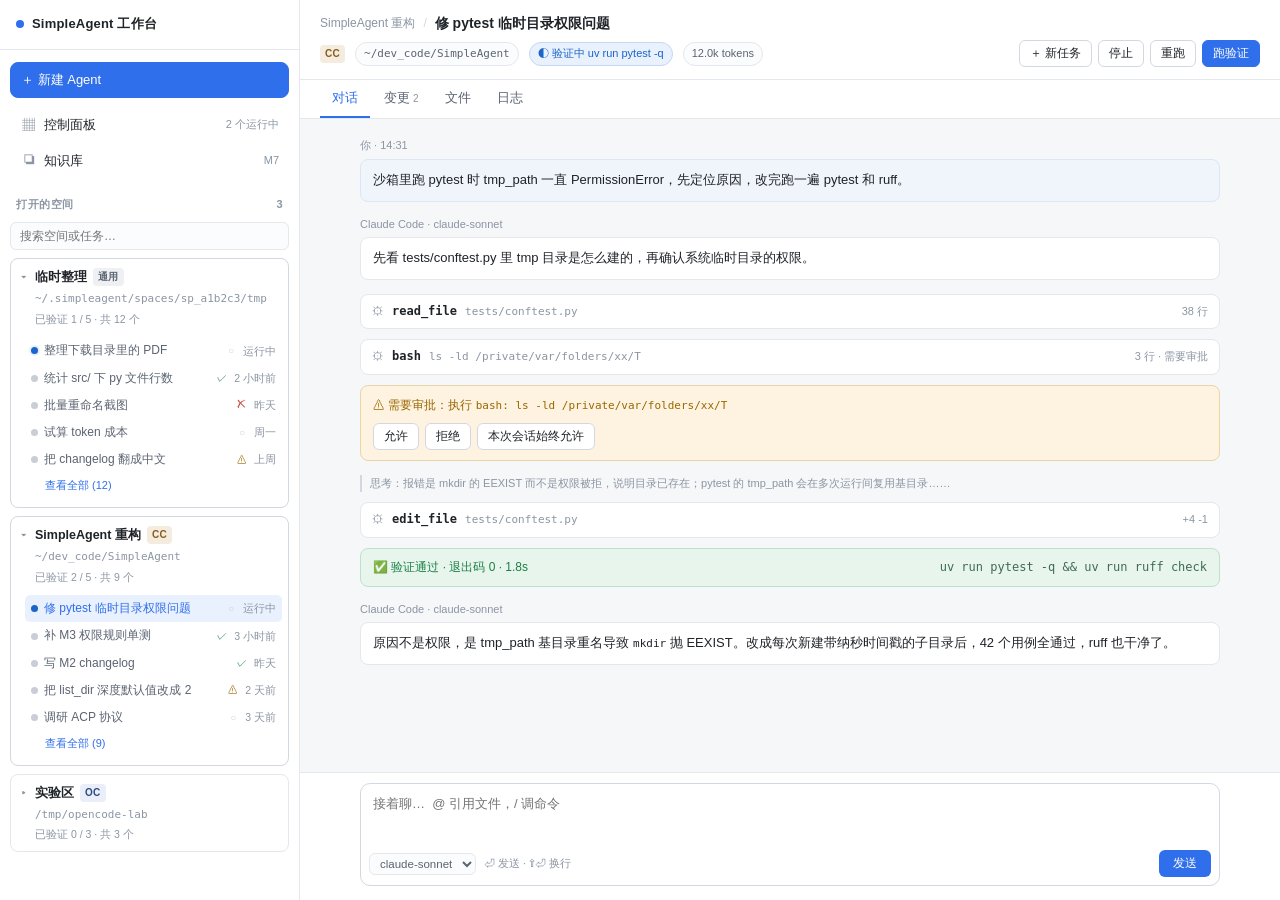
<file: docs/design/client-ui-mockup.html>
<!DOCTYPE html>
<html lang="zh-CN" data-page-node-id="YYWot9A3R38mgn68Er68Lu">
<head data-page-node-id="wD2HG3lgAxQTSoboFoSkvp">
<meta charset="utf-8" data-page-node-id="yPtSlMqJk27psZobmUtljc">
<meta name="viewport" content="width=device-width, initial-scale=1" data-page-node-id="SBgIEXdD9AD3o5izV2KMoD">
<title>SimpleAgent 工作台 · 界面草图</title>
<style>
  :root{
    --bg:#f6f7f9; --panel:#ffffff; --panel-2:#fbfcfd;
    --border:#e4e7ec; --border-strong:#d3d8e0;
    --text:#1f2328; --text-2:#5b6472; --text-3:#8b95a3;
    --accent:#2f6feb; --accent-soft:#eaf1fe;
    --green:#1a7f45; --green-soft:#e7f5ed;
    --red:#c0392b; --red-soft:#fdeceb;
    --amber:#9a6700; --amber-soft:#fdf3e0;
    --blue:#1b64c9; --blue-soft:#e9f1fd;
    --radius:8px;
  }
  *{box-sizing:border-box}
  body{
    margin:0; height:100vh; background:var(--bg); color:var(--text);
    font:13px/1.6 -apple-system,BlinkMacSystemFont,"PingFang SC","Helvetica Neue",Arial,sans-serif;
  }
  .app{display:grid; grid-template-columns:300px 1fr; height:100vh}

  /* ---------- 左栏 ---------- */
  .sidebar{
    background:var(--panel); border-right:1px solid var(--border);
    display:flex; flex-direction:column; overflow:hidden;
  }
  .brand{
    padding:14px 16px; font-weight:600; font-size:13px; letter-spacing:.2px;
    display:flex; align-items:center; gap:8px; border-bottom:1px solid var(--border);
  }
  .brand .dot{width:8px;height:8px;border-radius:50%;background:var(--accent)}
  .side-scroll{overflow-y:auto; flex:1; padding:12px 10px 24px}
  .btn-new{
    width:100%; padding:8px 10px; border-radius:var(--radius); border:1px solid var(--accent);
    background:var(--accent); color:#fff; font-size:13px; font-weight:500; cursor:pointer;
    text-align:left; margin-bottom:10px;
  }
  .btn-new:hover{background:#2559c4}
  .nav{display:flex; flex-direction:column; gap:1px}
  .nav-item{
    display:flex; align-items:center; gap:8px; padding:7px 10px; border-radius:6px;
    color:var(--text); cursor:pointer; text-decoration:none;
  }
  .nav-item:hover{background:var(--bg)}
  .nav-item .ico{width:16px; text-align:center; color:var(--text-3)}
  .nav-item .tail{margin-left:auto; font-size:11px; color:var(--text-3)}

  .sec-head{
    display:flex; align-items:center; gap:6px; margin:18px 6px 8px;
    font-size:11px; color:var(--text-3); font-weight:600; letter-spacing:.5px;
  }
  .sec-head .tail{margin-left:auto}
  .search{
    width:100%; padding:6px 9px; border:1px solid var(--border); border-radius:6px;
    background:var(--panel-2); font-size:12px; margin:0 0 8px; color:var(--text);
  }

  .space{
    border:1px solid var(--border); border-radius:var(--radius); margin-bottom:8px;
    background:var(--panel); overflow:hidden;
  }
  .space.open{border-color:var(--border-strong)}
  .space-head{padding:8px 10px; cursor:pointer; display:flex; flex-direction:column; gap:3px}
  .space-head:hover{background:var(--panel-2)}
  .space-title{display:flex; align-items:center; gap:6px; font-weight:600; font-size:12.5px}
  .caret{color:var(--text-3); font-size:10px; width:8px}
  .badge{
    font-size:10px; padding:1px 5px; border-radius:4px; font-weight:600; letter-spacing:.3px;
  }
  .b-generic{background:#eef0f3; color:#5b6472}
  .b-cc{background:#f3ecdf; color:#8a5a1a}
  .b-oc{background:#e9eef8; color:#2c4a80}
  .b-sa{background:var(--accent-soft); color:var(--accent)}
  .space-path{font-size:11px; color:var(--text-3); font-family:ui-monospace,SFMono-Regular,Menlo,monospace;
    overflow:hidden; text-overflow:ellipsis; white-space:nowrap; padding-left:14px}
  .space-meta{padding-left:14px; font-size:10.5px; color:var(--text-3)}
  .sessions{padding:2px 6px 8px 14px; display:none}
  .space.open .sessions{display:block}
  .s-item{
    display:flex; align-items:center; gap:6px; padding:4px 6px; border-radius:5px;
    font-size:12px; cursor:pointer; color:var(--text-2);
  }
  .s-item:hover{background:var(--bg); color:var(--text)}
  .s-item.active{background:var(--accent-soft); color:var(--accent)}
  .s-item .t{overflow:hidden; text-overflow:ellipsis; white-space:nowrap; flex:1}
  .s-item .time{font-size:10.5px; color:var(--text-3)}
  .st{width:7px;height:7px;border-radius:50%;flex:0 0 7px}
  .st-run{background:var(--blue); box-shadow:0 0 0 2px var(--blue-soft)}
  .st-done{background:#c8cdd6}
  .v{font-size:10px; width:12px; text-align:center}
  .v-pass{color:var(--green)} .v-fail{color:var(--red)}
  .v-none{color:#c8cdd6} .v-stale{color:var(--amber)}
  .more{padding:4px 6px 4px 20px; font-size:11px; color:var(--accent); cursor:pointer}

  /* ---------- 右栏 ---------- */
  .main{display:flex; flex-direction:column; overflow:hidden}
  .m-head{padding:12px 20px; border-bottom:1px solid var(--border); background:var(--panel)}
  .crumb{display:flex; align-items:center; gap:8px; font-size:12px; color:var(--text-3); flex-wrap:wrap}
  .crumb b{color:var(--text); font-size:14px; font-weight:600}
  .crumb .sep{color:var(--border-strong)}
  .head-row{display:flex; align-items:center; gap:10px; margin-top:6px; flex-wrap:wrap}
  .chip{
    display:inline-flex; align-items:center; gap:4px; font-size:11px; padding:2px 8px;
    border-radius:20px; border:1px solid var(--border); color:var(--text-2); background:var(--panel-2);
  }
  .chip.ok{border-color:#bfe0cd; background:var(--green-soft); color:var(--green)}
  .chip.warn{border-color:#e8d5a8; background:var(--amber-soft); color:var(--amber)}
  .chip.bad{border-color:#f0c4bf; background:var(--red-soft); color:var(--red)}
  .chip.run{border-color:#c2d8f5; background:var(--blue-soft); color:var(--blue)}
  .mono{font-family:ui-monospace,SFMono-Regular,Menlo,monospace; font-size:11px}
  .actions{margin-left:auto; display:flex; gap:6px}
  .btn{
    padding:4px 10px; border:1px solid var(--border-strong); background:var(--panel);
    border-radius:6px; font-size:12px; cursor:pointer; color:var(--text);
  }
  .btn:hover{background:var(--bg)}
  .btn.primary{background:var(--accent); border-color:var(--accent); color:#fff}
  .tabs{display:flex; gap:2px; padding:0 20px; border-bottom:1px solid var(--border); background:var(--panel)}
  .tab{padding:8px 12px; font-size:12.5px; color:var(--text-2); cursor:pointer; border-bottom:2px solid transparent}
  .tab:hover{color:var(--text)}
  .tab.active{color:var(--accent); border-bottom-color:var(--accent); font-weight:500}
  .tab .n{font-size:10px; color:var(--text-3); margin-left:3px}

  .stream{flex:1; overflow-y:auto; padding:18px 20px; background:var(--bg)}
  .bubble{max-width:860px; margin:0 auto 14px}
  .who{font-size:11px; color:var(--text-3); margin-bottom:4px; display:flex; gap:6px; align-items:center}
  .msg{background:var(--panel); border:1px solid var(--border); border-radius:var(--radius); padding:10px 12px}
  .msg.user{background:#f0f4fb; border-color:#dce6f6}
  .tool{
    background:var(--panel); border:1px solid var(--border); border-radius:var(--radius);
    margin:0 auto 10px; max-width:860px; overflow:hidden;
  }
  .tool-head{display:flex; align-items:center; gap:8px; padding:7px 11px; font-size:12px; cursor:pointer}
  .tool-head .gear{color:var(--text-3)}
  .tool-head .name{font-family:ui-monospace,Menlo,monospace; font-weight:600}
  .tool-head .arg{color:var(--text-3); font-family:ui-monospace,Menlo,monospace; font-size:11px;
    overflow:hidden; text-overflow:ellipsis; white-space:nowrap; flex:1}
  .tool-head .res{font-size:11px; color:var(--text-3)}
  .tool-body{display:none; padding:9px 11px; border-top:1px solid var(--border);
    background:var(--panel-2); font-family:ui-monospace,Menlo,monospace; font-size:11.5px;
    color:var(--text-2); white-space:pre; overflow-x:auto; margin:0}
  .tool.open .tool-body{display:block}
  .verify-card{
    max-width:860px; margin:0 auto 14px; border:1px solid #bfe0cd; background:var(--green-soft);
    border-radius:var(--radius); padding:9px 12px; font-size:12px; color:var(--green);
    display:flex; align-items:center; gap:8px;
  }
  .verify-card .cmd{margin-left:auto; font-family:ui-monospace,Menlo,monospace; color:#3f6b52}
  .approval{
    max-width:860px; margin:0 auto 14px; border:1px solid #e8d5a8; background:var(--amber-soft);
    border-radius:var(--radius); padding:10px 12px; font-size:12px; color:var(--amber);
  }
  .approval .row{margin-top:8px; display:flex; gap:6px}
  .thinking{font-size:11px; color:var(--text-3); border-left:2px solid var(--border-strong);
    padding-left:8px; margin:0 auto 10px; max-width:860px}

  .composer{border-top:1px solid var(--border); background:var(--panel); padding:10px 20px 14px}
  .composer-box{max-width:860px; margin:0 auto;
    border:1px solid var(--border-strong); border-radius:10px; background:var(--panel); padding:8px}
  .composer textarea{
    width:100%; border:0; outline:none; resize:none; font:inherit; color:var(--text);
    min-height:44px; padding:2px 4px; background:transparent;
  }
  .c-row{display:flex; align-items:center; gap:8px; margin-top:6px}
  .c-row select{border:1px solid var(--border); border-radius:6px; padding:3px 6px; font-size:11.5px; background:var(--panel-2); color:var(--text-2)}
  .hint{font-size:11px; color:var(--text-3)}
  .send{margin-left:auto; background:var(--accent); color:#fff; border:0; border-radius:6px; padding:5px 14px; font-size:12px; cursor:pointer}
  .empty{color:var(--text-3); text-align:center; padding:40px 0; font-size:13px}
</style>
</head>
<body data-page-node-id="Ma6sxsFAJCq1tgBrqYYN0V">
<div class="app" data-page-node-id="GN4rlCDOIgJLDUOPEAc0na">
  <!-- ================= 左栏 ================= -->
  <aside class="sidebar" data-page-node-id="GFIXykE9iGjjrBvwwClhCH">
    <div class="brand" data-page-node-id="tMYBxC4HGgzHPjmPzlNUHB"><span class="dot" data-page-node-id="6Fk8Wc4FER84SINzYcFI8N"></span>SimpleAgent 工作台</div>
    <div class="side-scroll" data-page-node-id="kBjr4TbOkz4TPCukh7Ea3H">
      <button class="btn-new" data-page-node-id="c9oNhZM7YkvFCxIE5mEu6J">＋ 新建 Agent</button>
      <nav class="nav" data-page-node-id="DyzoEZHC82gSGfDUV4dL8M">
        <a class="nav-item" data-page-node-id="FwW9BZArKWmDHxDoe85Wdp"><span class="ico" data-page-node-id="ly89qzkTd94uudk2BouzsK">▦</span>控制面板<span class="tail" data-page-node-id="70cwfOIPOzblCBKlUixxxB">2 个运行中</span></a>
        <a class="nav-item" data-page-node-id="tN2ItzrpSXKIbEHWeEVoes"><span class="ico" data-page-node-id="B5DsUqqRGLLQqy7anZknBu">❏</span>知识库<span class="tail" data-page-node-id="SAfRjRjCTXe1FyVV92s6WK">M7</span></a>
      </nav>

      <div class="sec-head" data-page-node-id="uHZD4ezuxHPkIdCmYPvmo9">打开的空间 <span class="tail" data-page-node-id="RhH2a5xhXyVMSyAUQYAmq1">3</span></div>
      <input class="search" placeholder="搜索空间或任务…" data-page-node-id="JLFyhhiTFS7DJGISPEa3eW">

      <!-- 空间 1：通用任务 -->
      <div class="space open" data-page-node-id="c5QyMlNH6ATDZdonzb2MXT">
        <div class="space-head" data-page-node-id="ZcSGkg1MrcfuaGEUd0p1mZ">
          <div class="space-title" data-page-node-id="MZJOeJaXhiHPDZFXenEE4q"><span class="caret" data-page-node-id="83vY6HHdJRxDtL5EeBoLuk">▾</span>临时整理 <span class="badge b-generic" data-page-node-id="z1ILjxYs2NH3LN9ZH95Xqr">通用</span></div>
          <div class="space-path" data-page-node-id="iDRNSamUlH7yJint7eUHoa">~/.simpleagent/spaces/sp_a1b2c3/tmp</div>
          <div class="space-meta" data-page-node-id="MKTOnBvaTd6jMgx96hile6">已验证 1 / 5 · 共 12 个</div>
        </div>
        <div class="sessions" data-page-node-id="6CAfYRAm6MLjJ72LaGZAqX">
          <div class="s-item" data-s="s1" data-page-node-id="X8ss0yMuJEFAYI1I1bApqe"><span class="st st-run" data-page-node-id="k8V9pHkDNbYrF8xuxDaTFk"></span><span class="t" data-page-node-id="D8FKFF3ORF1IIDGlwegp92">整理下载目录里的 PDF</span><span class="v v-none" data-page-node-id="fmHL4P0wUz0eWv0BGgDGOh">○</span><span class="time" data-page-node-id="nBZ8aofRN6UKN9qSReZNJl">运行中</span></div>
          <div class="s-item" data-s="s2" data-page-node-id="KOFxg5pi3UVm56ruakAHlE"><span class="st st-done" data-page-node-id="7hPtCwLauS7HWUgUu8OFiu"></span><span class="t" data-page-node-id="FYp064CBHp2VVNna3mfJcI">统计 src/ 下 py 文件行数</span><span class="v v-pass" data-page-node-id="SZ3CUlqSFFF4sVifQ0CERH">✓</span><span class="time" data-page-node-id="G4Eubrd8p8DdqJ6GxbJJjT">2 小时前</span></div>
          <div class="s-item" data-s="s3" data-page-node-id="GqXzFoUcjBgJUMi7uThhAF"><span class="st st-done" data-page-node-id="2J6rcVVcXeJsSUUOgIheGv"></span><span class="t" data-page-node-id="X1ICWSmFIvR65BZlNHp67c">批量重命名截图</span><span class="v v-fail" data-page-node-id="git1dCiV7qjPdQLjMUXjvB">✗</span><span class="time" data-page-node-id="y91L6Yy5K5mUN0H8uBXL0W">昨天</span></div>
          <div class="s-item" data-s="s4" data-page-node-id="4e4AUbMBSY0zF8zzL9r7gb"><span class="st st-done" data-page-node-id="BRpP8eVlERoBGpwtHOzc5K"></span><span class="t" data-page-node-id="c8qh0zNdzaeHW80YuUqvcG">试算 token 成本</span><span class="v v-none" data-page-node-id="4GE5xi5vk8ZCsvXRL67nfP">○</span><span class="time" data-page-node-id="MDlLFqYwMdUkGPU7s11TOY">周一</span></div>
          <div class="s-item" data-s="s5" data-page-node-id="anU59WUqcEF7dxn2D8Sx1b"><span class="st st-done" data-page-node-id="aiGY6mAfFfM4wIk10S9q5C"></span><span class="t" data-page-node-id="6AjlWZCbcFi8ex6VmUsGvT">把 changelog 翻成中文</span><span class="v v-stale" data-page-node-id="iRRYaCA3CHZUpcfKPHJ8id">⚠</span><span class="time" data-page-node-id="BcaBAunxdeD1C0wKmAhxzU">上周</span></div>
          <div class="more" data-page-node-id="D8c9dMRhHtSal6aaViu8mI">查看全部 (12)</div>
        </div>
      </div>

      <!-- 空间 2：Claude Code -->
      <div class="space open" data-page-node-id="cN3y26AjL9KnlkrHXj7KI1">
        <div class="space-head" data-page-node-id="k0Pvo8ubh3ER6xWF3JaEYB">
          <div class="space-title" data-page-node-id="MYA0pvE6VQjt4wEe5Z4LPv"><span class="caret" data-page-node-id="ZwBNZ9IWYQJst0AGdYGzBv">▾</span>SimpleAgent 重构 <span class="badge b-cc" data-page-node-id="Ix5wmBs7BhKO0mFcZbURyq">CC</span></div>
          <div class="space-path" data-page-node-id="gdmhejGjbi3MAmhUuEwVVF">~/dev_code/SimpleAgent</div>
          <div class="space-meta" data-page-node-id="HspeCvvJxlTtIAaHV27SqP">已验证 2 / 5 · 共 9 个</div>
        </div>
        <div class="sessions" data-page-node-id="02TMQQaKTRpq2mCJs5BXrq">
          <div class="s-item active" data-s="s6" data-page-node-id="2mmDpP7WX4rA8cSGFvr2OH"><span class="st st-run" data-page-node-id="zH34rCv7u0ICnpWLHDQB21"></span><span class="t" data-page-node-id="3iE8e3AYT0GzcD3ws8O55E">修 pytest 临时目录权限问题</span><span class="v v-none" data-page-node-id="Lgoy6kfYakNbW6kDjQrofu">○</span><span class="time" data-page-node-id="g5AL4O0uzgEMoZxYqH9hsx">运行中</span></div>
          <div class="s-item" data-s="s7" data-page-node-id="Qdwot7zsixo3P1JrUReY9f"><span class="st st-done" data-page-node-id="5FpKow8E34EUzzwirbmU0M"></span><span class="t" data-page-node-id="tLyhEw9P2d4xLwzACyGG5R">补 M3 权限规则单测</span><span class="v v-pass" data-page-node-id="ZwSmW1BtjMPF1A89ruxhgS">✓</span><span class="time" data-page-node-id="vE36OxMdfyE9tM9c4iygZP">3 小时前</span></div>
          <div class="s-item" data-s="s8" data-page-node-id="DNRMUz7xsrVSWafrb3TD2M"><span class="st st-done" data-page-node-id="gLnLT380rmTRBdPiucDyrs"></span><span class="t" data-page-node-id="fxZCBrAhhXuEwOaLaZFNJb">写 M2 changelog</span><span class="v v-pass" data-page-node-id="zQfxPXOosl2EdfPUIfnKos">✓</span><span class="time" data-page-node-id="YBUsYWiGRwBOmDCrQlCbJW">昨天</span></div>
          <div class="s-item" data-s="s9" data-page-node-id="o8qza1mjaM3O5alhGZHGjQ"><span class="st st-done" data-page-node-id="dW55ViTM1bBG1AjBfe3T60"></span><span class="t" data-page-node-id="mHE35ZvDlfeAGcFnpLDDr3">把 list_dir 深度默认值改成 2</span><span class="v v-stale" data-page-node-id="Ht7tGVAFrFDC4cHMaifqDS">⚠</span><span class="time" data-page-node-id="gRC78bSsd7rlfjSqtYoTkk">2 天前</span></div>
          <div class="s-item" data-s="s10" data-page-node-id="LpivSc7xDT0wtHRXzKBBZO"><span class="st st-done" data-page-node-id="1E0p7bUpiPbbVoPABqk9Gy"></span><span class="t" data-page-node-id="FELY8JNv1bBWPWBbB2qAJg">调研 ACP 协议</span><span class="v v-none" data-page-node-id="8k9p2gYr9ErmiulLgGTTEA">○</span><span class="time" data-page-node-id="MVuWEL4qJ1TkPq9OCFwf41">3 天前</span></div>
          <div class="more" data-page-node-id="eCLIiScpKdJTsxwBK3UOwy">查看全部 (9)</div>
        </div>
      </div>

      <!-- 空间 3：OpenCode -->
      <div class="space" data-page-node-id="KX1Ef2QOLbI45SlxlyxBiH">
        <div class="space-head" data-page-node-id="B0G3jBbF3QOAfnhTWRy5VT">
          <div class="space-title" data-page-node-id="BZqiUAB1QL5A3G4fYpct6e"><span class="caret" data-page-node-id="xHYVcRgrh9mabfNVvqAY3F">▸</span>实验区 <span class="badge b-oc" data-page-node-id="htTLlIRBjhLhAUd6Cgjj2o">OC</span></div>
          <div class="space-path" data-page-node-id="sNEVG2H0J8tVHTPhDofIQJ">/tmp/opencode-lab</div>
          <div class="space-meta" data-page-node-id="sFvwH5OsSm6xJd1HD9R0aB">已验证 0 / 3 · 共 3 个</div>
        </div>
        <div class="sessions" data-page-node-id="L51OSSqwwxsLy28c0HZqnl">
          <div class="s-item" data-s="s11" data-page-node-id="mcCKQCg086q42utfh8kqqf"><span class="st st-done" data-page-node-id="VSZUEqvtV1NGSgIjOOOrPR"></span><span class="t" data-page-node-id="Go6bFK9PGxUgmuEQ4TsEin">对比 opencode 与 claude 的工具集</span><span class="v v-none" data-page-node-id="8AUyLDU1vcQX2B0KfAiR3U">○</span><span class="time" data-page-node-id="NjNCq7vyCtxRkse7Rv2IzY">4 天前</span></div>
          <div class="s-item" data-s="s12" data-page-node-id="Ud489H8A8gySDFYOVse4Nv"><span class="st st-done" data-page-node-id="23Mbzqj3abySA0N5KxoNJy"></span><span class="t" data-page-node-id="LAIAsrXi3BxEOhooQZzsqW">跑通 stream-json 输出</span><span class="v v-fail" data-page-node-id="vgbOuQeYgBUFaUmICaC6x5">✗</span><span class="time" data-page-node-id="9CkHAIBnhPUyYZHxyUyDyf">上周</span></div>
          <div class="s-item" data-s="s13" data-page-node-id="kpJ9oXQyBQASXP8508VH9j"><span class="st st-done" data-page-node-id="5PA86nlgD5ZfOSCRo3vEV9"></span><span class="t" data-page-node-id="o6vLsEzmn7ub3wxS7goQ6R">第一次接入</span><span class="v v-none" data-page-node-id="WEoEv5Ec8Z90sdBG80rNa2">○</span><span class="time" data-page-node-id="TuvCzzzAqOidUNoo6ew6eK">上周</span></div>
        </div>
      </div>
    </div>
  </aside>

  <!-- ================= 右栏 ================= -->
  <section class="main" data-page-node-id="q4qRuEF6DUXwx3eLNfuwek">
    <div class="m-head" data-page-node-id="NGrPFvaGVuzicmoRGCARlc">
      <div class="crumb" data-page-node-id="CDXaJifXBa5jOIClCXFFWs">SimpleAgent 重构 <span class="sep" data-page-node-id="ihzDNkYE1dtYtPIUlB4atb">/</span> <b id="title" data-page-node-id="51NTWrlbrbuN0KlacUFiEg">修 pytest 临时目录权限问题</b></div>
      <div class="head-row" data-page-node-id="J4rjFL6gUeYMmORfKaZAVt">
        <span class="badge b-cc" data-page-node-id="pLFf1OhhcEhg8y0lEMX1jy">CC</span>
        <span class="chip mono" id="cwd" data-page-node-id="spzRoXIbeKbcTmCe8PEsf7">~/dev_code/SimpleAgent</span>
        <span class="chip run" id="vchip" data-page-node-id="zG9J0JWyUNBhOYaBMqtElz">◐ 验证中 uv run pytest -q</span>
        <span class="chip" data-page-node-id="SuMoA6FCWbF1NFDGunCfbS">12.0k tokens</span>
        <div class="actions" data-page-node-id="nee54a3ju8bmEwx2ujprgU">
          <button class="btn" data-page-node-id="9f5cu8CNbXG463k8hE2QIX">＋ 新任务</button>
          <button class="btn" data-page-node-id="GDG1VNLng6H30kxC5PCwDB">停止</button>
          <button class="btn" data-page-node-id="MnhhJgHA6dwvG7isCtSSjP">重跑</button>
          <button class="btn primary" data-page-node-id="XwOAt7owcvn6rAOGe9P3SF">跑验证</button>
        </div>
      </div>
    </div>

    <div class="tabs" data-page-node-id="w7pFSIVG0NMKZ6ugekrSKf">
      <div class="tab active" data-tab="chat" data-page-node-id="X6gTvZy2bbarrWqu7GiAs5">对话</div>
      <div class="tab" data-tab="diff" data-page-node-id="xfTB7oZePGsoiVo7CGTxrJ">变更<span class="n" data-page-node-id="SHp44LIh2N0q4oYxDN3A9R">2</span></div>
      <div class="tab" data-tab="files" data-page-node-id="LxUtAUCFJz6FHtPGINxGDb">文件</div>
      <div class="tab" data-tab="log" data-page-node-id="vSiFifaOtBzRcwjsOTsUAz">日志</div>
    </div>

    <div class="stream" id="stream" data-page-node-id="9caxbjLE6ckWXo51jXz0ZU">
      <div class="bubble" data-page-node-id="OBbEDLSBCRwNlnvZiZcnQi"><div class="who" data-page-node-id="9a4cVsu8ME4oLrDOO2pAXd">你 · 14:31</div>
        <div class="msg user" data-page-node-id="WJm8AXHjB3ZsCXUfUYdo5O">沙箱里跑 pytest 时 tmp_path 一直 PermissionError，先定位原因，改完跑一遍 pytest 和 ruff。</div>
      </div>

      <div class="bubble" data-page-node-id="QyS1klQrbL6deS9hVZER9B"><div class="who" data-page-node-id="JuEl8DXynQQj0zmHYveYUb">Claude Code · claude-sonnet</div>
        <div class="msg" data-page-node-id="kBL7JfIudLt0TBe60y6W2R">先看 tests/conftest.py 里 tmp 目录是怎么建的，再确认系统临时目录的权限。</div>
      </div>

      <div class="tool" onclick="this.classList.toggle('open')" data-page-node-id="zYaaHBxltzMbPv1UPN38Pl">
        <div class="tool-head" data-page-node-id="eKKanBKa89GSsC7oyAB0uo"><span class="gear" data-page-node-id="I7SzD11RPbjkQDQFmdDpGl">⚙</span><span class="name" data-page-node-id="WZxBXGxlHjwHK5WFfW9GeU">read_file</span>
          <span class="arg" data-page-node-id="kizXTOGgVji6hP6KTI1nDF">tests/conftest.py</span><span class="res" data-page-node-id="OEOhHqbubUnD2f1nNR5IrS">38 行</span></div>
        <pre class="tool-body" data-page-node-id="ol3sggCcHjKxyrflVA4Av3">     1  import os
     2  from pathlib import Path
     3  import pytest
     4
     5  @pytest.fixture
     6  def sa_home(tmp_path, monkeypatch):
     7      home = tmp_path / "sa"
     8      home.mkdir(parents=True, exist_ok=True)
     9      monkeypatch.setenv("SIMPLEAGENT_HOME", str(home))
    10      return home</pre>
      </div>

      <div class="tool" onclick="this.classList.toggle('open')" data-page-node-id="nbR7v0GKjrWVEM8jGDOBOR">
        <div class="tool-head" data-page-node-id="yvPAhHNB8GENJ2OnqiL8Bo"><span class="gear" data-page-node-id="kdCbbFxlB36FKeNRnuxeim">⚙</span><span class="name" data-page-node-id="NugzQgmatjFKugHn3KJU6h">bash</span>
          <span class="arg" data-page-node-id="kwVFF7MuFSE7U2FZ7cAu3Z">ls -ld /private/var/folders/xx/T</span><span class="res" data-page-node-id="wvdTnQUhYgQYVbPT4N0ZFV">3 行 · 需要审批</span></div>
        <pre class="tool-body" data-page-node-id="52pmm3OMGgz9mLIpFNrn5k">drwx------  3 user  staff  96  9 17 14:31 /private/var/folders/xx/T
# 权限正常，问题在下层：pytest 复用同名目录时 mkdir 报 EEXIST</pre>
      </div>

      <div class="approval" data-page-node-id="qLmIrT26GGrZrq9ieHeFHs">
        ⚠ 需要审批：执行 <span class="mono" data-page-node-id="nPiMv2ujEmhdZ7XXZdn7N3">bash: ls -ld /private/var/folders/xx/T</span>
        <div class="row" data-page-node-id="QyeYkP8P3rDmRvY56PEkWT"><button class="btn" data-page-node-id="eNGlGiz9IjGMBi17FstGH4">允许</button><button class="btn" data-page-node-id="SpyM1viKvKgaQL4ZOA7FYH">拒绝</button><button class="btn" data-page-node-id="jUSWMw4a4dugvDAxgihehT">本次会话始终允许</button></div>
      </div>

      <div class="thinking" data-page-node-id="MkTC4AYC3fnXmxuP5xnXuV">思考：报错是 mkdir 的 EEXIST 而不是权限被拒，说明目录已存在；pytest 的 tmp_path 会在多次运行间复用基目录……</div>

      <div class="tool" onclick="this.classList.toggle('open')" data-page-node-id="Mb4xpZeV4Oaz3QJqD8IMDc">
        <div class="tool-head" data-page-node-id="8sH3wywD7zdNr07odurxCP"><span class="gear" data-page-node-id="ubeKdZoyzesyHJfdGIxRjh">⚙</span><span class="name" data-page-node-id="GP6xGqfpDqLpKsf5RL4QkJ">edit_file</span>
          <span class="arg" data-page-node-id="VOpDwEAByWoN883R5xqqDv">tests/conftest.py</span><span class="res" data-page-node-id="p3DesOIJylafLK3902SSKS">+4 -1</span></div>
        <pre class="tool-body" data-page-node-id="vJK0QjtB23QDnAw8IWbVxU">@@ -5,6 +5,9 @@
 @pytest.fixture
 def sa_home(tmp_path, monkeypatch):
-    home = tmp_path / "sa"
+    import time
+    home = tmp_path / f"sa_{time.time_ns()}"
+    # 每次用新子目录：重名目录会触发 EEXIST
     home.mkdir(parents=True, exist_ok=True)
     monkeypatch.setenv("SIMPLEAGENT_HOME", str(home))</pre>
      </div>

      <div class="verify-card" data-page-node-id="KwfiagKBonwsYxV3gkCb6R">✅ 验证通过 · 退出码 0 · 1.8s <span class="cmd" data-page-node-id="MVU6j4SJyshYqhqZTOFQiE">uv run pytest -q &amp;&amp; uv run ruff check</span></div>

      <div class="bubble" data-page-node-id="wJUX6XstDWkWTjqSWFRo7z"><div class="who" data-page-node-id="PgJunH0cMe8tOsSOONCWHA">Claude Code · claude-sonnet</div>
        <div class="msg" data-page-node-id="GACoNr48pPW2SmHaZyEIbl">原因不是权限，是 tmp_path 基目录重名导致 <span class="mono" data-page-node-id="hzB6HVfUlSFKy7vCjcYBAK">mkdir</span> 抛 EEXIST。改成每次新建带纳秒时间戳的子目录后，42 个用例全通过，ruff 也干净了。</div>
      </div>
    </div>

    <div class="composer" data-page-node-id="BS2kNpvlnCEaFsSXZQUppM">
      <div class="composer-box" data-page-node-id="8MCIG4JlAyoPjueahZqiWX">
        <textarea placeholder="接着聊…  @ 引用文件，/ 调命令"></textarea>
        <div class="c-row" data-page-node-id="OLgkeMH8LhH4C1Jr96FyWe">
          <select data-page-node-id="vQK1qqdMQXzaK8wRuZCidv"><option data-page-node-id="EXgCLarnIdIeC4SaejVnY8">claude-sonnet</option><option data-page-node-id="Da0cY3MSxvW5IQXetqpIKe">deepseek</option><option data-page-node-id="Quc7uFCIR86EMBtGftlLaC">glm-4.6</option></select>
          <span class="hint" data-page-node-id="IpUO1bvEN1SzAoVVLthUOI">⏎ 发送 · ⇧⏎ 换行</span>
          <button class="send" data-page-node-id="XClbWD7NVDomKbBNjIGB3k">发送</button>
        </div>
      </div>
    </div>
  </section>
</div>

<script>
  // 空间展开/收起
  document.querySelectorAll('.space-head').forEach(h => {
    h.addEventListener('click', () => {
      const sp = h.parentElement;
      sp.classList.toggle('open');
      h.querySelector('.caret').textContent = sp.classList.contains('open') ? '▾' : '▸';
    });
  });

  // 会话数据（示意：真实数据来自 /api/sessions/{id}）
  const DATA = {
    s6:{title:'修 pytest 临时目录权限问题', cwd:'~/dev_code/SimpleAgent',
        badge:'CC', v:'run', vtext:'◐ 验证中 uv run pytest -q'},
    s7:{title:'补 M3 权限规则单测', cwd:'~/dev_code/SimpleAgent',
        badge:'CC', v:'ok', vtext:'✓ 已验证'},
    s2:{title:'统计 src/ 下 py 文件行数', cwd:'~/.simpleagent/spaces/sp_a1b2c3/tmp',
        badge:'通用', v:'ok', vtext:'✓ 已验证'},
    s3:{title:'批量重命名截图', cwd:'~/.simpleagent/spaces/sp_a1b2c3/tmp',
        badge:'通用', v:'bad', vtext:'✗ 未通过'},
    s9:{title:'把 list_dir 深度默认值改成 2', cwd:'~/dev_code/SimpleAgent',
        badge:'CC', v:'warn', vtext:'⚠ 已失效 · 验证后有新改动'},
  };

  document.querySelectorAll('.s-item').forEach(it => {
    it.addEventListener('click', e => {
      e.stopPropagation();
      document.querySelectorAll('.s-item').forEach(x => x.classList.remove('active'));
      it.classList.add('active');
      const d = DATA[it.dataset.s];
      if (!d) { document.getElementById('stream').innerHTML =
        '<div class="empty">这是草图里的占位任务，点“修 pytest 临时目录权限问题 / 统计 src 行数 / 批量重命名截图”看不同状态。</div>';
        return; }
      document.getElementById('title').textContent = d.title;
      document.getElementById('cwd').textContent = d.cwd;
      const chip = document.getElementById('vchip');
      chip.className = 'chip ' + d.v; chip.textContent = d.vtext;
      if (d.v !== 'ok') document.querySelector('.verify-card').style.display = 'none';
      else document.querySelector('.verify-card').style.display = 'flex';
    });
  });

  // tab 切换（草图只做高亮）
  document.querySelectorAll('.tab').forEach(t => {
    t.addEventListener('click', () => {
      document.querySelectorAll('.tab').forEach(x => x.classList.remove('active'));
      t.classList.add('active');
    });
  });
</script>
</body>
</html>
</file>
